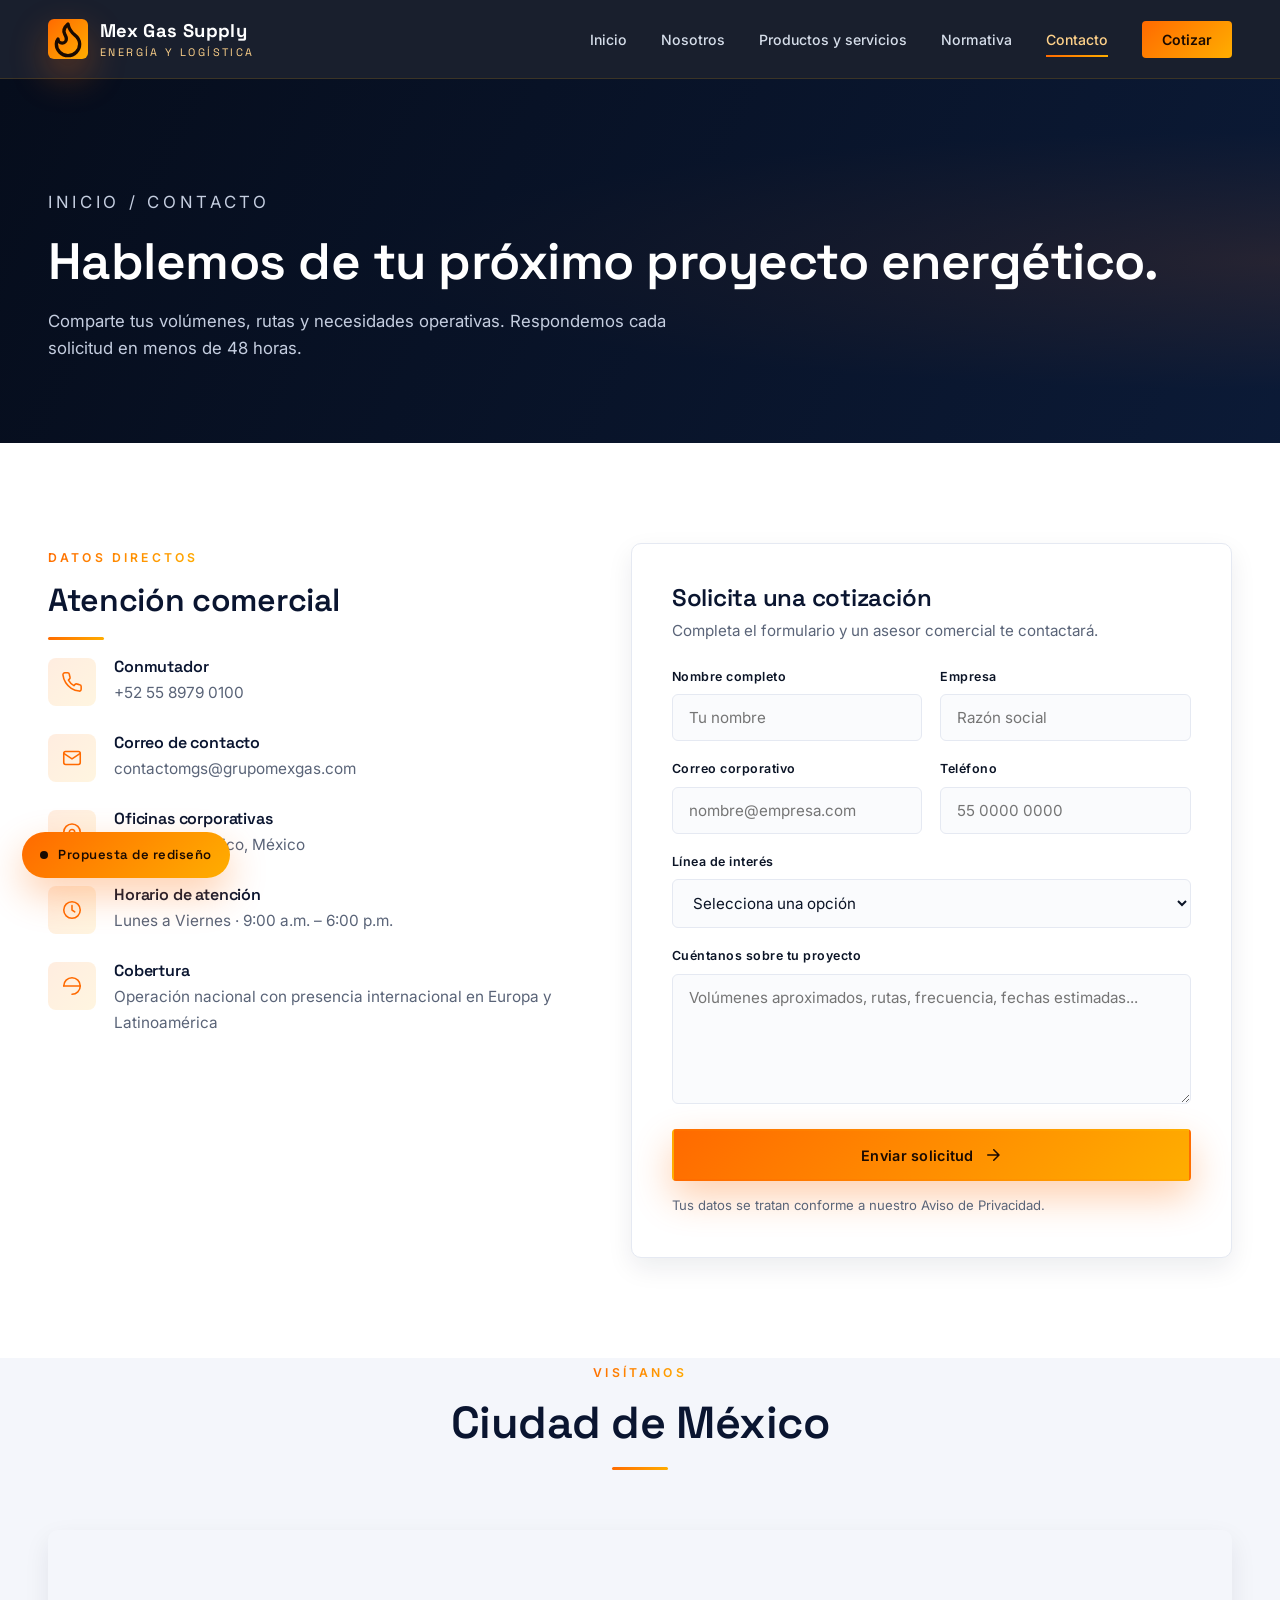
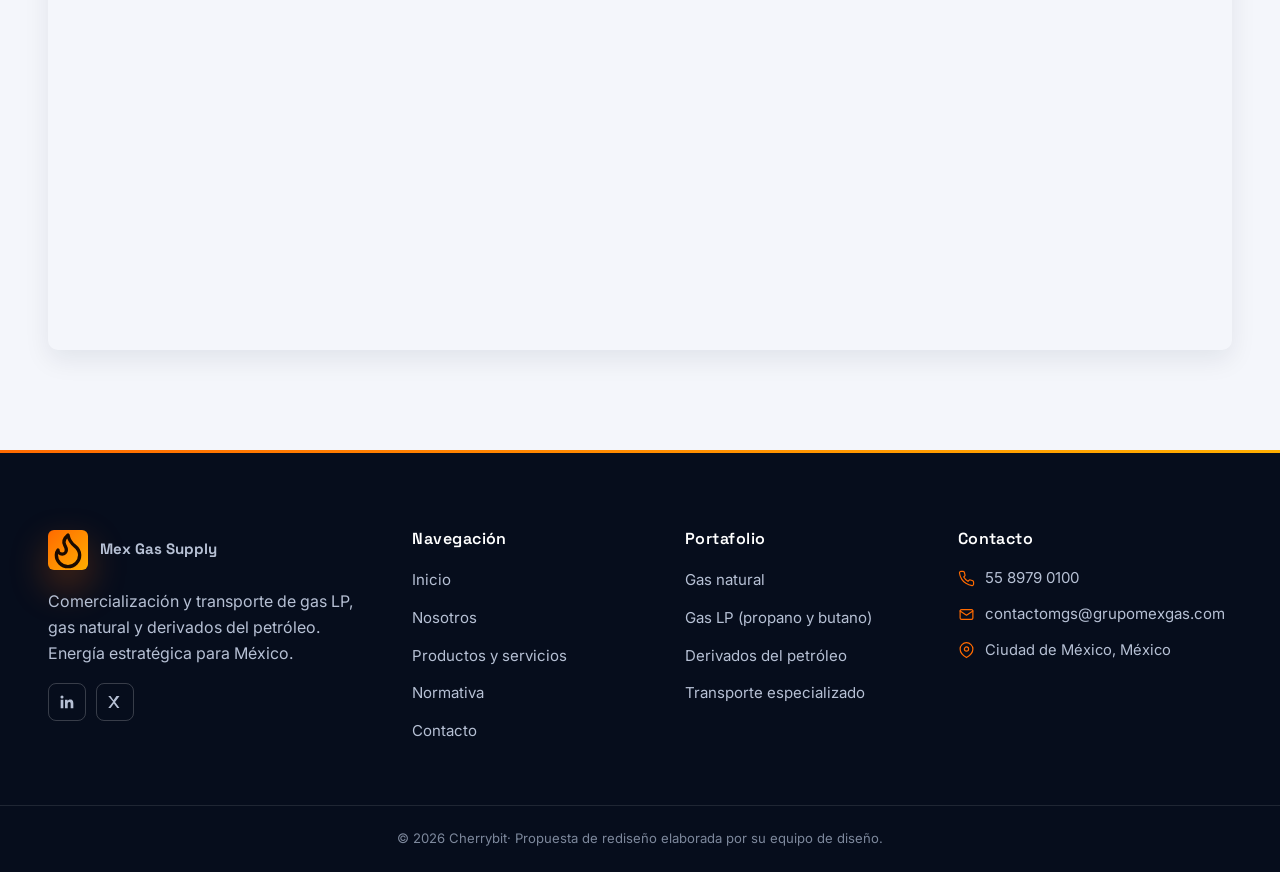
<file: contacto.html>
<!DOCTYPE html>
<html lang="es">
<head>
  <meta charset="UTF-8">
  <meta name="viewport" content="width=device-width, initial-scale=1.0">
  <title>Contacto | Mex Gas Supply</title>
  <meta name="description" content="Contacta a Mex Gas Supply. Solicita cotización, información comercial o soporte operativo. Ciudad de México.">
  <link rel="stylesheet" href="styles.css">
</head>
<body>

  <header class="site-header">
    <div class="container header-inner">
      <a href="index.html" class="brand">
        <span class="brand-mark"><svg viewBox="0 0 24 24" fill="none" stroke="#1a0a00" stroke-width="2" stroke-linecap="round" stroke-linejoin="round"><path d="M8.5 14.5A2.5 2.5 0 0 0 11 12c0-1.38-.5-2-1-3-1.072-2.143-.224-4.054 2-6 .5 2.5 2 4.9 4 6.5 2 1.6 3 3.5 3 5.5a7 7 0 1 1-14 0c0-1.153.433-2.294 1-3a2.5 2.5 0 0 0 2.5 2.5z"/></svg></span>
        <div>Mex Gas Supply<small>Energía y logística</small></div>
      </a>
      <nav>
        <button class="nav-toggle" aria-label="Abrir menú"><span></span></button>
        <ul class="nav-list">
          <li><a href="index.html">Inicio</a></li>
          <li><a href="nosotros.html">Nosotros</a></li>
          <li><a href="productos.html">Productos y servicios</a></li>
          <li><a href="normativa.html">Normativa</a></li>
          <li><a href="contacto.html" class="active">Contacto</a></li>
          <li class="nav-cta"><a href="contacto.html">Cotizar</a></li>
        </ul>
      </nav>
    </div>
  </header>

  <section class="page-hero">
    <div class="page-hero-bg" style="background-image:url('https://images.unsplash.com/photo-1678532685208-54acdd41187d?auto=format&fit=crop&w=2000&q=70')"></div>
    <div class="container">
      <p class="breadcrumb">Inicio / Contacto</p>
      <h1>Hablemos de tu próximo proyecto energético.</h1>
      <p>Comparte tus volúmenes, rutas y necesidades operativas. Respondemos cada solicitud en menos de 48 horas.</p>
    </div>
  </section>

  <!-- ============ CONTACTO ============ -->
  <section>
    <div class="container contact-grid">

      <div class="contact-info reveal">
        <span class="eyebrow">Datos directos</span>
        <h2 style="font-size:2rem;">Atención comercial</h2>
        <hr class="gold-rule">

        <div class="info-block">
          <div class="ic"><svg viewBox="0 0 24 24" fill="none" stroke="currentColor" stroke-width="1.7" stroke-linecap="round" stroke-linejoin="round"><path d="M22 16.92v3a2 2 0 0 1-2.18 2 19.79 19.79 0 0 1-8.63-3.07 19.5 19.5 0 0 1-6-6 19.79 19.79 0 0 1-3.07-8.67A2 2 0 0 1 4.11 2h3a2 2 0 0 1 2 1.72c.13.96.36 1.9.7 2.81a2 2 0 0 1-.45 2.11L8.09 9.91a16 16 0 0 0 6 6l1.27-1.27a2 2 0 0 1 2.11-.45c.91.34 1.85.57 2.81.7A2 2 0 0 1 22 16.92z"/></svg></div>
          <div><h4>Conmutador</h4><p><a href="tel:+525589790100">+52 55 8979 0100</a></p></div>
        </div>

        <div class="info-block">
          <div class="ic"><svg viewBox="0 0 24 24" fill="none" stroke="currentColor" stroke-width="1.7" stroke-linecap="round" stroke-linejoin="round"><rect x="3" y="5" width="18" height="14" rx="2"/><path d="M3 7l9 6 9-6"/></svg></div>
          <div><h4>Correo de contacto</h4><p><a href="mailto:contactomgs@grupomexgas.com">contactomgs@grupomexgas.com</a></p></div>
        </div>

        <div class="info-block">
          <div class="ic"><svg viewBox="0 0 24 24" fill="none" stroke="currentColor" stroke-width="1.7" stroke-linecap="round" stroke-linejoin="round"><path d="M21 10c0 7-9 12-9 12s-9-5-9-12a9 9 0 0 1 18 0z"/><circle cx="12" cy="10" r="3"/></svg></div>
          <div><h4>Oficinas corporativas</h4><p>Ciudad de México, México</p></div>
        </div>

        <div class="info-block">
          <div class="ic"><svg viewBox="0 0 24 24" fill="none" stroke="currentColor" stroke-width="1.7" stroke-linecap="round" stroke-linejoin="round"><circle cx="12" cy="12" r="9"/><path d="M12 7v5l3 2"/></svg></div>
          <div><h4>Horario de atención</h4><p>Lunes a Viernes · 9:00 a.m. – 6:00 p.m.</p></div>
        </div>

        <div class="info-block">
          <div class="ic"><svg viewBox="0 0 24 24" fill="none" stroke="currentColor" stroke-width="1.7" stroke-linecap="round" stroke-linejoin="round"><path d="M3 12c0-5 4-9 9-9s9 4 9 9-4 9-9 9"/><path d="M3 12h18"/></svg></div>
          <div><h4>Cobertura</h4><p>Operación nacional con presencia internacional en Europa y Latinoamérica</p></div>
        </div>
      </div>

      <div class="contact-form reveal">
        <h3 style="font-size:1.5rem; margin-bottom:6px;">Solicita una cotización</h3>
        <p style="color:var(--muted); margin-bottom:24px; font-size:.95rem;">Completa el formulario y un asesor comercial te contactará.</p>

        <div class="form-success" id="formSuccess">
          ¡Gracias por escribirnos! Tu solicitud llegó a nuestro equipo comercial y te contactaremos en menos de 48 horas.
        </div>

        <form id="contactForm" novalidate>
          <div class="form-row">
            <div class="field">
              <label for="nombre">Nombre completo</label>
              <input type="text" id="nombre" name="nombre" placeholder="Tu nombre" required>
            </div>
            <div class="field">
              <label for="empresa">Empresa</label>
              <input type="text" id="empresa" name="empresa" placeholder="Razón social" required>
            </div>
          </div>
          <div class="form-row">
            <div class="field">
              <label for="correo">Correo corporativo</label>
              <input type="email" id="correo" name="correo" placeholder="nombre@empresa.com" required>
            </div>
            <div class="field">
              <label for="telefono">Teléfono</label>
              <input type="tel" id="telefono" name="telefono" placeholder="55 0000 0000" required>
            </div>
          </div>
          <div class="field">
            <label for="interes">Línea de interés</label>
            <select id="interes" name="interes">
              <option value="">Selecciona una opción</option>
              <option>Gas natural</option>
              <option>Gas LP (propano y butano)</option>
              <option>Derivados del petróleo</option>
              <option>Transporte especializado</option>
              <option>Comercialización internacional</option>
              <option>Otro / Consulta general</option>
            </select>
          </div>
          <div class="field">
            <label for="mensaje">Cuéntanos sobre tu proyecto</label>
            <textarea id="mensaje" name="mensaje" placeholder="Volúmenes aproximados, rutas, frecuencia, fechas estimadas..." required></textarea>
          </div>
          <button type="submit" class="btn btn-amber" style="width:100%; justify-content:center;">Enviar solicitud
            <svg viewBox="0 0 24 24" fill="none" stroke="currentColor" stroke-width="2" stroke-linecap="round" stroke-linejoin="round"><path d="M5 12h14M13 5l7 7-7 7"/></svg>
          </button>
          <p style="font-size:.82rem; color:var(--muted); margin-top:14px;">Tus datos se tratan conforme a nuestro Aviso de Privacidad.</p>
        </form>
      </div>

    </div>
  </section>

  <!-- ============ MAPA ============ -->
  <section class="bg-light" style="padding-top:0;">
    <div class="container">
      <div class="section-head center reveal">
        <span class="eyebrow">Visítanos</span>
        <h2>Ciudad de México</h2>
        <hr class="gold-rule center">
      </div>
      <div class="map-wrap reveal">
        <iframe
          title="Ubicación Mex Gas Supply"
          src="https://maps.google.com/maps?q=Ciudad%20de%20M%C3%A9xico&t=&z=11&ie=UTF8&iwloc=&output=embed"
          loading="lazy" referrerpolicy="no-referrer-when-downgrade" allowfullscreen></iframe>
      </div>
    </div>
  </section>

  <footer class="site-footer">
    <div class="container">
      <div class="footer-grid">
        <div class="footer-col">
          <a href="index.html" class="footer-brand">
            <span class="brand-mark"><svg viewBox="0 0 24 24" fill="none" stroke="#1a0a00" stroke-width="2" stroke-linecap="round" stroke-linejoin="round"><path d="M8.5 14.5A2.5 2.5 0 0 0 11 12c0-1.38-.5-2-1-3-1.072-2.143-.224-4.054 2-6 .5 2.5 2 4.9 4 6.5 2 1.6 3 3.5 3 5.5a7 7 0 1 1-14 0c0-1.153.433-2.294 1-3a2.5 2.5 0 0 0 2.5 2.5z"/></svg></span>
            Mex Gas Supply
          </a>
          <p>Comercialización y transporte de gas LP, gas natural y derivados del petróleo. Energía estratégica para México.</p>
          <div class="footer-social">
            <a href="#" aria-label="LinkedIn"><svg viewBox="0 0 24 24" fill="currentColor"><path d="M20.45 20.45h-3.55v-5.57c0-1.33-.02-3.03-1.85-3.03-1.85 0-2.13 1.45-2.13 2.94v5.66H9.36V9h3.41v1.56h.05c.47-.9 1.63-1.85 3.36-1.85 3.6 0 4.27 2.37 4.27 5.45v6.29zM5.34 7.43a2.06 2.06 0 1 1 0-4.13 2.06 2.06 0 0 1 0 4.13zM7.12 20.45H3.56V9h3.56v11.45z"/></svg></a>
            <a href="#" aria-label="Twitter"><svg viewBox="0 0 24 24" fill="currentColor"><path d="M18 4l-6 8 6 8h-3l-4.5-6L6 20H3l6.5-8.5L3 4h3l4 5.5L14 4z"/></svg></a>
          </div>
        </div>
        <div class="footer-col">
          <h4>Navegación</h4>
          <ul>
            <li><a href="index.html">Inicio</a></li>
            <li><a href="nosotros.html">Nosotros</a></li>
            <li><a href="productos.html">Productos y servicios</a></li>
            <li><a href="normativa.html">Normativa</a></li>
            <li><a href="contacto.html">Contacto</a></li>
          </ul>
        </div>
        <div class="footer-col">
          <h4>Portafolio</h4>
          <ul>
            <li><a href="productos.html">Gas natural</a></li>
            <li><a href="productos.html">Gas LP (propano y butano)</a></li>
            <li><a href="productos.html">Derivados del petróleo</a></li>
            <li><a href="productos.html">Transporte especializado</a></li>
          </ul>
        </div>
        <div class="footer-col">
          <h4>Contacto</h4>
          <ul class="footer-contact">
            <li><svg viewBox="0 0 24 24" fill="none" stroke="currentColor" stroke-width="1.7" stroke-linecap="round" stroke-linejoin="round"><path d="M22 16.92v3a2 2 0 0 1-2.18 2 19.79 19.79 0 0 1-8.63-3.07 19.5 19.5 0 0 1-6-6 19.79 19.79 0 0 1-3.07-8.67A2 2 0 0 1 4.11 2h3a2 2 0 0 1 2 1.72c.13.96.36 1.9.7 2.81a2 2 0 0 1-.45 2.11L8.09 9.91a16 16 0 0 0 6 6l1.27-1.27a2 2 0 0 1 2.11-.45c.91.34 1.85.57 2.81.7A2 2 0 0 1 22 16.92z"/></svg><span><a href="tel:+525589790100">55 8979 0100</a></span></li>
            <li><svg viewBox="0 0 24 24" fill="none" stroke="currentColor" stroke-width="1.7" stroke-linecap="round" stroke-linejoin="round"><rect x="3" y="5" width="18" height="14" rx="2"/><path d="M3 7l9 6 9-6"/></svg><span><a href="mailto:contactomgs@grupomexgas.com">contactomgs@grupomexgas.com</a></span></li>
            <li><svg viewBox="0 0 24 24" fill="none" stroke="currentColor" stroke-width="1.7" stroke-linecap="round" stroke-linejoin="round"><path d="M21 10c0 7-9 12-9 12s-9-5-9-12a9 9 0 0 1 18 0z"/><circle cx="12" cy="10" r="3"/></svg><span>Ciudad de México, México</span></li>
          </ul>
        </div>
      </div>
    </div>
    <div class="footer-bottom">
      <div class="container">© <span class="js-year">2026</span> Cherrybit· Propuesta de rediseño elaborada por su equipo de diseño.</div>
    </div>
  </footer>

  <div class="propuesta-banner"><span class="dot"></span> Propuesta de rediseño</div>
  <script src="script.js"></script>
</body>
</html>
</file>
<file: styles.css>
/* ============================================================
   Mex Gas Supply — Propuesta de rediseño
   Estilo: Corporativo energético moderno (azul marino + ámbar)
   ============================================================ */

@import url('https://fonts.googleapis.com/css2?family=Space+Grotesk:wght@500;600;700&family=Inter:wght@300;400;500;600;700&display=swap');

:root {
  --bg-deep:    #060d1c;
  --navy-900:   #0a1530;
  --navy-800:   #0f2348;
  --navy-700:   #173465;
  --navy-600:   #234a8c;
  --accent:     #ff6a00;
  --accent-2:   #ffae00;
  --amber:      #ffb648;
  --amber-soft: #ffd28a;
  --grad: linear-gradient(135deg, #ff6a00 0%, #ffae00 100%);
  --grad-soft: linear-gradient(135deg, rgba(255,106,0,.12), rgba(255,174,0,.12));

  --paper:      #ffffff;
  --light:      #f4f6fb;
  --line:       #e5e9f2;
  --ink:        #0b1426;
  --muted:      #5a6478;

  --shadow:     0 24px 50px rgba(10,21,48,.12);
  --shadow-sm:  0 10px 26px rgba(10,21,48,.08);
  --shadow-amber: 0 16px 38px rgba(255,106,0,.32);

  --display: 'Space Grotesk', system-ui, sans-serif;
  --body: 'Inter', system-ui, -apple-system, sans-serif;
  --maxw: 1240px;
}

* { box-sizing: border-box; margin: 0; padding: 0; }
html { scroll-behavior: smooth; }
body {
  font-family: var(--body);
  color: var(--ink);
  background: var(--paper);
  line-height: 1.65;
  -webkit-font-smoothing: antialiased;
}
img { max-width: 100%; display: block; }
a { color: inherit; text-decoration: none; }

h1, h2, h3, h4 { font-family: var(--display); font-weight: 600; color: var(--navy-900); line-height: 1.15; letter-spacing: -.01em; }
.bg-dark h1, .bg-dark h2, .bg-dark h3, .bg-dark h4 { color: #fff; }

.container { width: 100%; max-width: var(--maxw); margin: 0 auto; padding: 0 28px; }

.eyebrow {
  font-family: var(--body);
  font-size: .76rem; font-weight: 600;
  letter-spacing: .26em; text-transform: uppercase;
  background: var(--grad); -webkit-background-clip: text; background-clip: text; color: transparent;
  margin-bottom: 14px; display: inline-block;
}
.eyebrow.light { background: none; color: var(--amber-soft); -webkit-text-fill-color: var(--amber-soft); }

.gold-rule { width: 56px; height: 3px; background: var(--grad); border: 0; margin: 18px 0; border-radius: 3px; }
.gold-rule.center { margin-left: auto; margin-right: auto; }

/* ---------- Botones ---------- */
.btn {
  display: inline-flex; align-items: center; gap: 10px;
  font-family: var(--body); font-weight: 600; font-size: .9rem;
  letter-spacing: .02em;
  padding: 15px 28px; border-radius: 4px; cursor: pointer;
  border: 2px solid transparent; transition: all .25s ease;
}
.btn svg { width: 18px; height: 18px; }
.btn-amber { background: var(--grad); color: #1a0a00; box-shadow: var(--shadow-amber); }
.btn-amber:hover { transform: translateY(-2px); box-shadow: 0 22px 44px rgba(255,106,0,.45); }
.btn-outline { background: transparent; color: #fff; border-color: rgba(255,255,255,.4); }
.btn-outline:hover { border-color: var(--amber); color: var(--amber-soft); background: rgba(255,180,72,.08); }
.btn-dark { background: var(--navy-900); color: #fff; }
.btn-dark:hover { background: var(--navy-800); transform: translateY(-2px); }
.btn-outline-dark { background: transparent; color: var(--navy-900); border-color: var(--navy-900); }
.btn-outline-dark:hover { background: var(--navy-900); color: #fff; }

/* ============================================================
   HEADER
   ============================================================ */
.site-header {
  position: sticky; top: 0; z-index: 100;
  background: rgba(6, 13, 28, .92); backdrop-filter: blur(12px);
  border-bottom: 1px solid rgba(255,174,0,.15);
}
.header-inner { display: flex; align-items: center; justify-content: space-between; height: 78px; }
.brand { display: flex; align-items: center; gap: 12px; color: #fff; font-family: var(--display); font-weight: 700; font-size: 1.15rem; letter-spacing: .02em; }
.brand-mark { width: 40px; height: 40px; border-radius: 6px; background: var(--grad); display: grid; place-items: center; box-shadow: var(--shadow-amber); }
.brand-mark span { color: #1a0a00; font-family: var(--display); font-weight: 700; font-size: 1.05rem; }
.brand small { display: block; color: var(--amber-soft); font-size: .68rem; font-weight: 400; letter-spacing: .22em; text-transform: uppercase; margin-top: -2px; }

.nav-list { list-style: none; display: flex; align-items: center; gap: 34px; }
.nav-list a {
  color: #d6deea; font-size: .88rem; font-weight: 500;
  position: relative; padding: 6px 0; transition: color .2s;
}
.nav-list a::after {
  content: ''; position: absolute; left: 0; bottom: -3px;
  width: 0; height: 2px; background: var(--grad); transition: width .3s;
}
.nav-list a:hover { color: #fff; }
.nav-list a:hover::after, .nav-list a.active::after { width: 100%; }
.nav-list a.active { color: var(--amber-soft); }

.nav-cta a {
  background: var(--grad); color: #1a0a00 !important;
  padding: 10px 20px !important; border-radius: 4px; font-weight: 600;
}
.nav-cta a::after { display: none; }
.nav-cta a:hover { transform: translateY(-1px); box-shadow: var(--shadow-amber); }

.nav-toggle { display: none; background: none; border: 0; cursor: pointer; width: 40px; height: 40px; position: relative; }
.nav-toggle span, .nav-toggle span::before, .nav-toggle span::after {
  content: ''; position: absolute; left: 8px; width: 24px; height: 2px; background: #fff; transition: all .3s;
}
.nav-toggle span { top: 19px; }
.nav-toggle span::before { top: -7px; }
.nav-toggle span::after { top: 7px; }
.nav-toggle.open span { background: transparent; }
.nav-toggle.open span::before { top: 0; transform: rotate(45deg); }
.nav-toggle.open span::after { top: 0; transform: rotate(-45deg); }

/* ============================================================
   HERO
   ============================================================ */
.hero {
  position: relative; min-height: 86vh; color: #fff; overflow: hidden;
  background:
    linear-gradient(115deg, rgba(6,13,28,.92) 0%, rgba(10,21,48,.78) 45%, rgba(15,35,72,.55) 100%),
    radial-gradient(ellipse at top right, rgba(255,106,0,.35), transparent 55%),
    var(--bg-deep);
  display: flex; align-items: center;
}
.hero-bg {
  position: absolute; inset: 0; z-index: 0;
  background-size: cover; background-position: center;
  opacity: .55; mix-blend-mode: luminosity;
}
.hero::after {
  content: ''; position: absolute; inset: 0;
  background-image:
    linear-gradient(rgba(255,174,0,.05) 1px, transparent 1px),
    linear-gradient(90deg, rgba(255,174,0,.05) 1px, transparent 1px);
  background-size: 64px 64px; opacity: .5; pointer-events: none;
}
.hero-inner { position: relative; z-index: 2; max-width: 880px; padding: 100px 0 90px; }
.hero h1 {
  color: #fff; font-size: clamp(2.4rem, 5.6vw, 4.4rem);
  margin: 14px 0 22px; letter-spacing: -.02em;
}
.hero h1 .hl { background: var(--grad); -webkit-background-clip: text; background-clip: text; color: transparent; }
.hero p.lead { color: #c5cee0; font-size: 1.12rem; max-width: 620px; margin-bottom: 36px; }
.hero-actions { display: flex; gap: 16px; flex-wrap: wrap; }
.hero-stats {
  position: relative; z-index: 2; display: grid; grid-template-columns: repeat(4, 1fr);
  gap: 30px; padding: 30px 0 0; margin-top: 50px;
  border-top: 1px solid rgba(255,255,255,.12);
}
.hero-stats .stat .num {
  font-family: var(--display); font-size: clamp(1.8rem,3.4vw,2.6rem); font-weight: 700;
  background: var(--grad); -webkit-background-clip: text; background-clip: text; color: transparent;
  line-height: 1; margin-bottom: 6px;
}
.hero-stats .stat p { color: #a8b3c7; font-size: .86rem; }

/* ---------- Page hero (interiores) ---------- */
.page-hero {
  position: relative; padding: 110px 0 80px; color: #fff; text-align: left; overflow: hidden;
  background:
    linear-gradient(115deg, rgba(6,13,28,.92), rgba(15,35,72,.6)),
    radial-gradient(ellipse at right, rgba(255,106,0,.28), transparent 50%),
    var(--bg-deep);
}
.page-hero-bg {
  position: absolute; inset: 0; z-index: 0; background-size: cover; background-position: center;
  opacity: .35; mix-blend-mode: luminosity;
}
.page-hero .container { position: relative; z-index: 2; }
.page-hero h1 { color: #fff; font-size: clamp(2rem, 4.6vw, 3.2rem); margin-bottom: 16px; }
.page-hero p { color: #c5cee0; max-width: 680px; font-size: 1.05rem; }
.breadcrumb { font-size: .76rem; letter-spacing: .22em; text-transform: uppercase; color: var(--amber-soft); margin-bottom: 16px; }

/* ============================================================
   SECCIONES
   ============================================================ */
section { padding: 100px 0; }
.section-head { max-width: 760px; margin-bottom: 60px; }
.section-head.center { margin-left: auto; margin-right: auto; text-align: center; }
.section-head h2 { font-size: clamp(1.9rem, 3.8vw, 2.8rem); }
.section-head p { color: var(--muted); margin-top: 18px; font-size: 1.06rem; }
.bg-light { background: var(--light); }
.bg-dark { background: var(--navy-900); color: #fff; position: relative; overflow: hidden; }
.bg-dark::before {
  content: ''; position: absolute; inset: 0;
  background:
    radial-gradient(ellipse at 80% 20%, rgba(255,106,0,.18), transparent 55%),
    radial-gradient(ellipse at 10% 80%, rgba(35,74,140,.4), transparent 60%);
  pointer-events: none;
}
.bg-dark .container { position: relative; z-index: 2; }
.bg-dark p { color: #b6c0d4; }

/* ---------- Split (texto + imagen) ---------- */
.split { display: grid; grid-template-columns: 1fr 1fr; gap: 72px; align-items: center; }
.split .text p { color: var(--muted); margin-bottom: 18px; font-size: 1.02rem; }
.split .media {
  position: relative; border-radius: 8px; overflow: hidden;
  aspect-ratio: 4/3; background: var(--navy-800);
}
.split .media img { width: 100%; height: 100%; object-fit: cover; }
.split .media::after {
  content: ''; position: absolute; inset: 0;
  background: linear-gradient(135deg, transparent 60%, rgba(255,106,0,.22));
  pointer-events: none;
}
.split .media .badge {
  position: absolute; bottom: 20px; left: 20px; z-index: 2;
  background: var(--grad); color: #1a0a00; padding: 10px 16px; border-radius: 4px;
  font-family: var(--display); font-weight: 600; font-size: .82rem; letter-spacing: .04em;
}

/* ---------- Tarjetas de servicios (Inicio) ---------- */
.service-grid { display: grid; grid-template-columns: repeat(3, 1fr); gap: 26px; }
.svc-card {
  background: var(--paper); border: 1px solid var(--line); border-radius: 8px; padding: 36px 30px;
  position: relative; overflow: hidden; transition: all .35s;
}
.svc-card::before {
  content: ''; position: absolute; top: 0; left: 0; right: 0; height: 3px;
  background: var(--grad); transform: scaleX(0); transform-origin: left; transition: transform .4s;
}
.svc-card:hover { transform: translateY(-8px); box-shadow: var(--shadow); border-color: rgba(255,106,0,.35); }
.svc-card:hover::before { transform: scaleX(1); }
.svc-card .ic {
  width: 58px; height: 58px; border-radius: 8px; display: grid; place-items: center;
  background: var(--grad-soft); color: var(--accent); margin-bottom: 22px;
}
.svc-card .ic svg { width: 28px; height: 28px; }
.svc-card h3 { font-size: 1.26rem; margin-bottom: 12px; color: var(--navy-900); }
.svc-card p { color: var(--muted); font-size: .96rem; }
.svc-card .arrow { margin-top: 18px; font-weight: 600; color: var(--accent); font-size: .9rem; display: inline-flex; align-items: center; gap: 6px; }
.svc-card .arrow::after { content: '→'; transition: transform .3s; }
.svc-card:hover .arrow::after { transform: translateX(6px); }

/* ---------- Productos (con foto + lista) ---------- */
.product-grid { display: grid; grid-template-columns: repeat(2, 1fr); gap: 30px; }
.product-card {
  display: grid; grid-template-columns: 240px 1fr; background: var(--paper);
  border: 1px solid var(--line); border-radius: 10px; overflow: hidden; box-shadow: var(--shadow-sm);
  transition: transform .3s, box-shadow .3s;
}
.product-card:hover { transform: translateY(-6px); box-shadow: var(--shadow); }
.product-card .pic { background: var(--navy-800); position: relative; }
.product-card .pic img { width: 100%; height: 100%; object-fit: cover; }
.product-card .pic::after {
  content: ''; position: absolute; inset: 0;
  background: linear-gradient(135deg, rgba(10,21,48,.4), rgba(255,106,0,.25));
}
.product-card .pic .num {
  position: absolute; top: 16px; left: 16px;
  font-family: var(--display); font-size: 1.1rem; font-weight: 700; color: #fff;
  background: rgba(0,0,0,.4); padding: 6px 12px; border-radius: 4px; z-index: 2;
}
.product-card .body { padding: 28px 30px; }
.product-card h3 { font-size: 1.32rem; margin-bottom: 8px; }
.product-card .sub { color: var(--accent); font-weight: 500; font-size: .88rem; margin-bottom: 14px; display: block; }
.product-card .desc { color: var(--muted); font-size: .96rem; margin-bottom: 16px; }
.product-card ul { list-style: none; }
.product-card ul li {
  position: relative; padding: 6px 0 6px 22px; color: var(--ink); font-size: .92rem;
}
.product-card ul li::before {
  content: ''; position: absolute; left: 0; top: 14px;
  width: 10px; height: 2px; background: var(--grad); border-radius: 2px;
}

/* ---------- Métricas / stats band ---------- */
.metrics {
  display: grid; grid-template-columns: repeat(4, 1fr); gap: 30px;
  padding: 50px 0; border-top: 1px solid rgba(255,255,255,.1); border-bottom: 1px solid rgba(255,255,255,.1);
}
.metric { text-align: center; }
.metric .num {
  font-family: var(--display); font-size: clamp(2rem,4vw,3.2rem); font-weight: 700;
  background: var(--grad); -webkit-background-clip: text; background-clip: text; color: transparent;
  line-height: 1; margin-bottom: 8px;
}
.metric p { color: #b6c0d4; font-size: .92rem; }

/* ---------- Valores / pilares ---------- */
.pillar-grid { display: grid; grid-template-columns: repeat(3, 1fr); gap: 26px; }
.pillar {
  background: rgba(255,255,255,.04); border: 1px solid rgba(255,255,255,.08);
  padding: 36px 30px; border-radius: 10px; transition: all .35s;
}
.pillar:hover { background: rgba(255,174,0,.08); border-color: rgba(255,174,0,.3); transform: translateY(-4px); }
.pillar .ic { color: var(--amber); margin-bottom: 20px; }
.pillar .ic svg { width: 32px; height: 32px; }
.pillar h4 { color: #fff; font-size: 1.15rem; margin-bottom: 10px; }
.pillar p { color: #aab3c4; font-size: .94rem; }

/* ---------- Timeline / historia ---------- */
.timeline { position: relative; max-width: 760px; margin: 0 auto; padding-left: 40px; }
.timeline::before { content: ''; position: absolute; left: 12px; top: 6px; bottom: 6px; width: 2px; background: var(--grad); border-radius: 2px; }
.tl-item { position: relative; padding-bottom: 36px; }
.tl-item::before { content: ''; position: absolute; left: -34px; top: 4px; width: 16px; height: 16px; border-radius: 50%; background: var(--accent); box-shadow: 0 0 0 4px rgba(255,106,0,.18); }
.tl-item .year { font-family: var(--display); color: var(--accent); font-weight: 700; font-size: 1rem; margin-bottom: 4px; }
.tl-item h4 { color: var(--navy-900); font-size: 1.1rem; margin-bottom: 4px; }
.tl-item p { color: var(--muted); font-size: .96rem; }

/* ---------- Normativa / lista ---------- */
.norm-grid { display: grid; grid-template-columns: repeat(2, 1fr); gap: 24px; }
.norm-card {
  background: var(--paper); border: 1px solid var(--line); border-radius: 8px;
  padding: 28px 30px; display: flex; gap: 18px; transition: all .3s;
}
.norm-card:hover { border-color: rgba(255,106,0,.35); box-shadow: var(--shadow-sm); transform: translateY(-3px); }
.norm-card .ic {
  flex: 0 0 48px; width: 48px; height: 48px; border-radius: 8px; display: grid; place-items: center;
  background: var(--grad-soft); color: var(--accent);
}
.norm-card .ic svg { width: 22px; height: 22px; }
.norm-card h4 { font-size: 1.06rem; margin-bottom: 6px; color: var(--navy-900); }
.norm-card p { color: var(--muted); font-size: .94rem; }

/* ============================================================
   CTA grande
   ============================================================ */
.cta-band {
  position: relative; color: #fff; text-align: center; overflow: hidden;
  background: linear-gradient(115deg, var(--bg-deep), var(--navy-800));
}
.cta-band::before {
  content: ''; position: absolute; inset: 0;
  background:
    radial-gradient(ellipse at center, rgba(255,106,0,.35), transparent 55%);
}
.cta-band .container { position: relative; z-index: 2; }
.cta-band h2 { color: #fff; font-size: clamp(2rem,4vw,3rem); }
.cta-band p { color: #c5cee0; max-width: 580px; margin: 18px auto 30px; }

/* ============================================================
   CONTACTO
   ============================================================ */
.contact-grid { display: grid; grid-template-columns: 1fr 1.15fr; gap: 60px; align-items: start; }
.info-block { margin-bottom: 28px; display: flex; gap: 18px; }
.info-block .ic { flex: 0 0 48px; width: 48px; height: 48px; border-radius: 8px; background: var(--grad-soft); color: var(--accent); display: grid; place-items: center; }
.info-block .ic svg { width: 22px; height: 22px; }
.info-block h4 { font-size: 1rem; margin-bottom: 4px; }
.info-block p, .info-block a { color: var(--muted); font-size: .96rem; }
.info-block a:hover { color: var(--accent); }

.contact-form { background: var(--paper); border: 1px solid var(--line); border-radius: 10px; padding: 40px; box-shadow: var(--shadow-sm); }
.form-row { display: grid; grid-template-columns: 1fr 1fr; gap: 18px; }
.field { margin-bottom: 18px; }
.field label { display: block; font-size: .78rem; font-weight: 600; letter-spacing: .04em; color: var(--ink); margin-bottom: 7px; }
.field input, .field textarea, .field select {
  width: 100%; padding: 13px 16px; border: 1px solid var(--line); border-radius: 6px;
  font-family: var(--body); font-size: .95rem; color: var(--ink); background: #fafbfd; transition: all .2s;
}
.field input:focus, .field textarea:focus, .field select:focus {
  outline: none; border-color: var(--accent); box-shadow: 0 0 0 3px rgba(255,106,0,.15); background: #fff;
}
.field textarea { resize: vertical; min-height: 130px; }
.form-success {
  display: none; background: rgba(46,125,50,.08); border: 1px solid rgba(46,125,50,.3);
  color: #2e7d32; padding: 14px 18px; border-radius: 6px; margin-bottom: 18px; font-size: .92rem;
}
.form-success.show { display: block; }
.map-wrap { margin-top: 20px; }
.map-wrap iframe { width: 100%; height: 420px; border: 0; border-radius: 10px; box-shadow: var(--shadow-sm); display: block; }

/* ============================================================
   FOOTER
   ============================================================ */
.site-footer { background: var(--bg-deep); color: #b6c0d4; padding: 80px 0 0; position: relative; overflow: hidden; }
.site-footer::before { content: ''; position: absolute; top: 0; left: 0; right: 0; height: 3px; background: var(--grad); }
.footer-grid { display: grid; grid-template-columns: 1.4fr 1fr 1fr 1.2fr; gap: 44px; padding-bottom: 50px; }
.footer-brand { display: flex; align-items: center; gap: 12px; color: #fff; font-family: var(--display); font-weight: 700; margin-bottom: 18px; }
.footer-col h4 { color: #fff; font-size: 1rem; margin-bottom: 18px; letter-spacing: .03em; }
.footer-col ul { list-style: none; }
.footer-col ul li { margin-bottom: 11px; }
.footer-col a { color: #b6c0d4; font-size: .94rem; transition: color .2s; }
.footer-col a:hover { color: var(--amber-soft); }
.footer-contact li { display: flex; gap: 10px; align-items: flex-start; font-size: .92rem; }
.footer-contact svg { width: 17px; height: 17px; color: var(--accent); flex: 0 0 17px; margin-top: 4px; }
.footer-social { display: flex; gap: 10px; margin-top: 16px; }
.footer-social a { width: 38px; height: 38px; border: 1px solid rgba(255,255,255,.2); border-radius: 8px; display: grid; place-items: center; transition: all .25s; }
.footer-social a:hover { background: var(--grad); border-color: transparent; color: #1a0a00; }
.footer-social svg { width: 18px; height: 18px; }
.footer-bottom { border-top: 1px solid rgba(255,255,255,.1); padding: 22px 0; text-align: center; font-size: .82rem; color: #7d889c; }

/* Floating banner de propuesta */
.propuesta-banner {
  position: fixed; left: 22px; bottom: 22px; z-index: 90;
  background: var(--grad); color: #1a0a00;
  padding: 12px 18px; border-radius: 100px; font-family: var(--display);
  font-weight: 600; font-size: .82rem; letter-spacing: .04em;
  box-shadow: var(--shadow-amber); display: flex; gap: 10px; align-items: center;
}
.propuesta-banner span.dot { width: 8px; height: 8px; border-radius: 50%; background: #1a0a00; animation: pulse 1.6s infinite; }
@keyframes pulse { 0%,100% { opacity: 1; } 50% { opacity: .25; } }

/* ============================================================
   ANIMACIONES
   ============================================================ */
.reveal { opacity: 0; transform: translateY(28px); transition: opacity .7s ease, transform .7s ease; }
.reveal.in { opacity: 1; transform: none; }

/* ============================================================
   RESPONSIVE
   ============================================================ */
@media (max-width: 1000px) {
  .hero-stats, .metrics { grid-template-columns: repeat(2, 1fr); }
  .footer-grid { grid-template-columns: 1fr 1fr; }
  .pillar-grid, .service-grid { grid-template-columns: repeat(2, 1fr); }
  .product-grid { grid-template-columns: 1fr; }
  .norm-grid { grid-template-columns: 1fr; }
}
@media (max-width: 820px) {
  .nav-toggle { display: block; }
  .nav-list {
    position: absolute; top: 78px; left: 0; right: 0;
    flex-direction: column; align-items: stretch; gap: 0;
    background: var(--bg-deep); border-top: 1px solid rgba(255,174,0,.2);
    max-height: 0; overflow: hidden; transition: max-height .35s;
  }
  .nav-list.open { max-height: 540px; }
  .nav-list li { border-bottom: 1px solid rgba(255,255,255,.06); }
  .nav-list a { display: block; padding: 16px 28px; }
  .nav-list a::after { display: none; }
  .nav-cta { margin: 14px 28px 18px; }

  .split { grid-template-columns: 1fr; gap: 40px; }
  .split .media { order: -1; }
  .product-card { grid-template-columns: 1fr; }
  .product-card .pic { height: 200px; }
  .contact-grid { grid-template-columns: 1fr; gap: 40px; }
  .form-row { grid-template-columns: 1fr; }
}
@media (max-width: 560px) {
  section { padding: 70px 0; }
  .hero { min-height: 75vh; }
  .hero-inner { padding: 80px 0 60px; }
  .pillar-grid, .service-grid { grid-template-columns: 1fr; }
  .footer-grid { grid-template-columns: 1fr; gap: 32px; }
  .container { padding: 0 20px; }
  .propuesta-banner { left: 12px; right: 12px; justify-content: center; }
}
</file>
